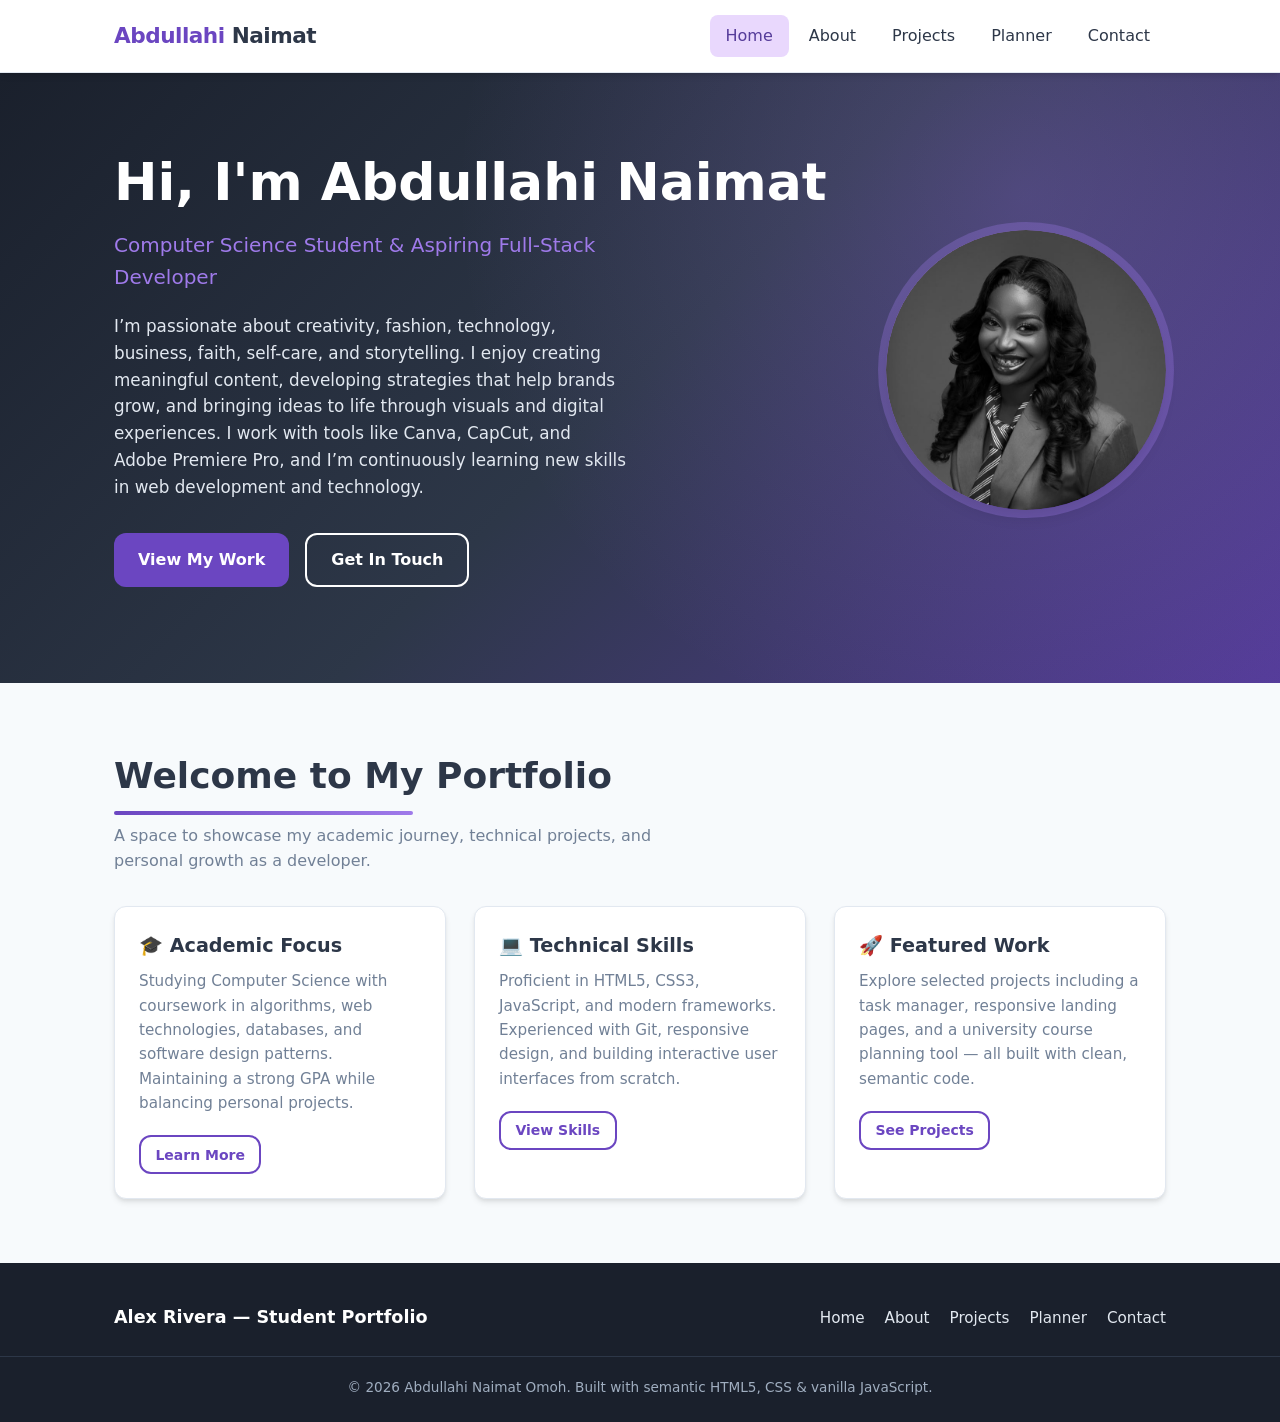
<file: index.html>
<!DOCTYPE html>
<html lang="en">
<head>
  <meta charset="UTF-8">
  <meta name="viewport" content="width=device-width, initial-scale=1.0">
  <meta name="description" content="Student portfolio of Alex Rivera - Computer Science student and aspiring full-stack developer.">
    <link rel="icon" type="image/png" href="./assest/pico.png" >
  <link rel="apple-touch-icon" href="/apple-touch-icon.png">
 <meta name="theme-color" content="#6B46C1">
  <title>Abdullahi Naimat Omoh | Student Portfolio</title>
  <link rel="stylesheet" href="style.css">
</head>
<body>
  <!-- ========== Sticky Navigation ========== -->
  <header class="site-header">
    <div id="top-loader" class="loader-bar"></div>
    <nav class="nav-inner" aria-label="Main navigation">
      <a href="index.html" class="logo">Abdullahi <span>Naimat</span></a>
      <button class="nav-toggle" aria-label="Toggle menu" aria-expanded="false">
        <svg xmlns="http://www.w3.org/2000/svg" fill="none" viewBox="0 0 24 24" stroke="currentColor" stroke-width="2">
          <path stroke-linecap="round" stroke-linejoin="round" d="M4 6h16M4 12h16M4 18h16"/>
        </svg>
      </button>
      <ul class="nav-links">
        <li><a href="index.html" class="active">Home</a></li>
        <li><a href="about.html">About</a></li>
        <li><a href="projects.html">Projects</a></li>
        <li><a href="planner.html">Planner</a></li>
        <li><a href="contact.html">Contact</a></li>
      </ul>
    </nav>
  </header>

  <main>
    <!-- ========== Full-width Hero ========== -->
    <section class="hero" aria-label="Welcome">
      <div class="hero-content">
        <div class="hero-text">
          <h1>Hi, I'm Abdullahi Naimat</h1>
          <p class="tagline">Computer Science Student &amp; Aspiring Full-Stack Developer</p>
          <p>
           I’m passionate about creativity, fashion, technology, business, faith, self-care, and storytelling. I enjoy creating meaningful content, developing strategies that help brands grow, and bringing ideas to life through visuals and digital experiences. I work with tools like Canva, CapCut, and Adobe Premiere Pro, and I’m continuously learning new skills in web development and technology.
          </p>
          <div class="hero-actions">
            <a href="projects.html" class="btn btn-primary">View My Work</a>
            <a href="contact.html" class="btn btn-outline" style="border-color: white; color: white;">Get In Touch</a>
          </div>
        </div>
     <div class="hero-photo">
  <img src="./assest/pico.png" alt="Professional headshot of [Your Name]" class="profile-img">
</div>
      </div>
    </section>

    <!-- ========== Brief Bio / Highlights ========== -->
    <section class="section">
      <div class="container">
        <h2 class="section-title">Welcome to My Portfolio</h2>
        <p class="section-subtitle">
          A space to showcase my academic journey, technical projects, and personal growth as a developer.
        </p>

        <div class="card-grid">
          <article class="card">
            <div class="card-body">
              <h3>🎓 Academic Focus</h3>
              <p>
                Studying Computer Science with coursework in algorithms, web technologies,
                databases, and software design patterns. Maintaining a strong GPA while
                balancing personal projects.
              </p>
              <a href="about.html" class="btn btn-outline btn-sm">Learn More</a>
            </div>
          </article>

          <article class="card">
            <div class="card-body">
              <h3>💻 Technical Skills</h3>
              <p>
                Proficient in HTML5, CSS3, JavaScript, and modern frameworks. Experienced with
                Git, responsive design, and building interactive user interfaces from scratch.
              </p>
              <a href="about.html#skills" class="btn btn-outline btn-sm">View Skills</a>
            </div>
          </article>

          <article class="card">
            <div class="card-body">
              <h3>🚀 Featured Work</h3>
              <p>
                Explore selected projects including a task manager, responsive landing pages,
                and a university course planning tool — all built with clean, semantic code.
              </p>
              <a href="projects.html" class="btn btn-outline btn-sm">See Projects</a>
            </div>
          </article>
        </div>
      </div>
    </section>
  </main>

  <!-- ========== Full-width Footer ========== -->
  <footer class="site-footer">
    <div class="footer-inner">
      <div class="footer-brand">Alex Rivera — Student Portfolio</div>
      <ul class="footer-links">
        <li><a href="index.html">Home</a></li>
        <li><a href="about.html">About</a></li>
        <li><a href="projects.html">Projects</a></li>
        <li><a href="planner.html">Planner</a></li>
        <li><a href="contact.html">Contact</a></li>
      </ul>
    </div>
    <p class="footer-copy">&copy; 2026 Abdullahi Naimat Omoh. Built with semantic HTML5, CSS &amp; vanilla JavaScript.</p>
  </footer>

  <script src="script.js"></script>
  <script>
document.addEventListener('DOMContentLoaded', function() {
  const bar = document.getElementById('top-loader');
  if (!bar) return;

  document.addEventListener('click', function (e) {
    const link = e.target.closest('a');
    if (!link) return;

    const href = link.getAttribute('href');
    const target = link.getAttribute('target');

    // Skip external links, new tabs, or anchor jumps (#)
    if (
      link.hostname !== window.location.hostname ||
      target === '_blank' ||
      (href && href.startsWith('#')) ||
      e.metaKey || e.ctrlKey || e.shiftKey || e.altKey
    ) {
      return;
    }

    // 1. Stop the browser from navigating away instantly
    e.preventDefault();

    // 2. Trigger the loader animation
    bar.style.opacity = '1';
    bar.style.width = '70%';

    // 3. Wait 300ms so the user actually sees the bar, then redirect manually
    setTimeout(function() {
      window.location.href = href;
    }, 300);
  });
});
    </script>
</body>
</html>
</file>
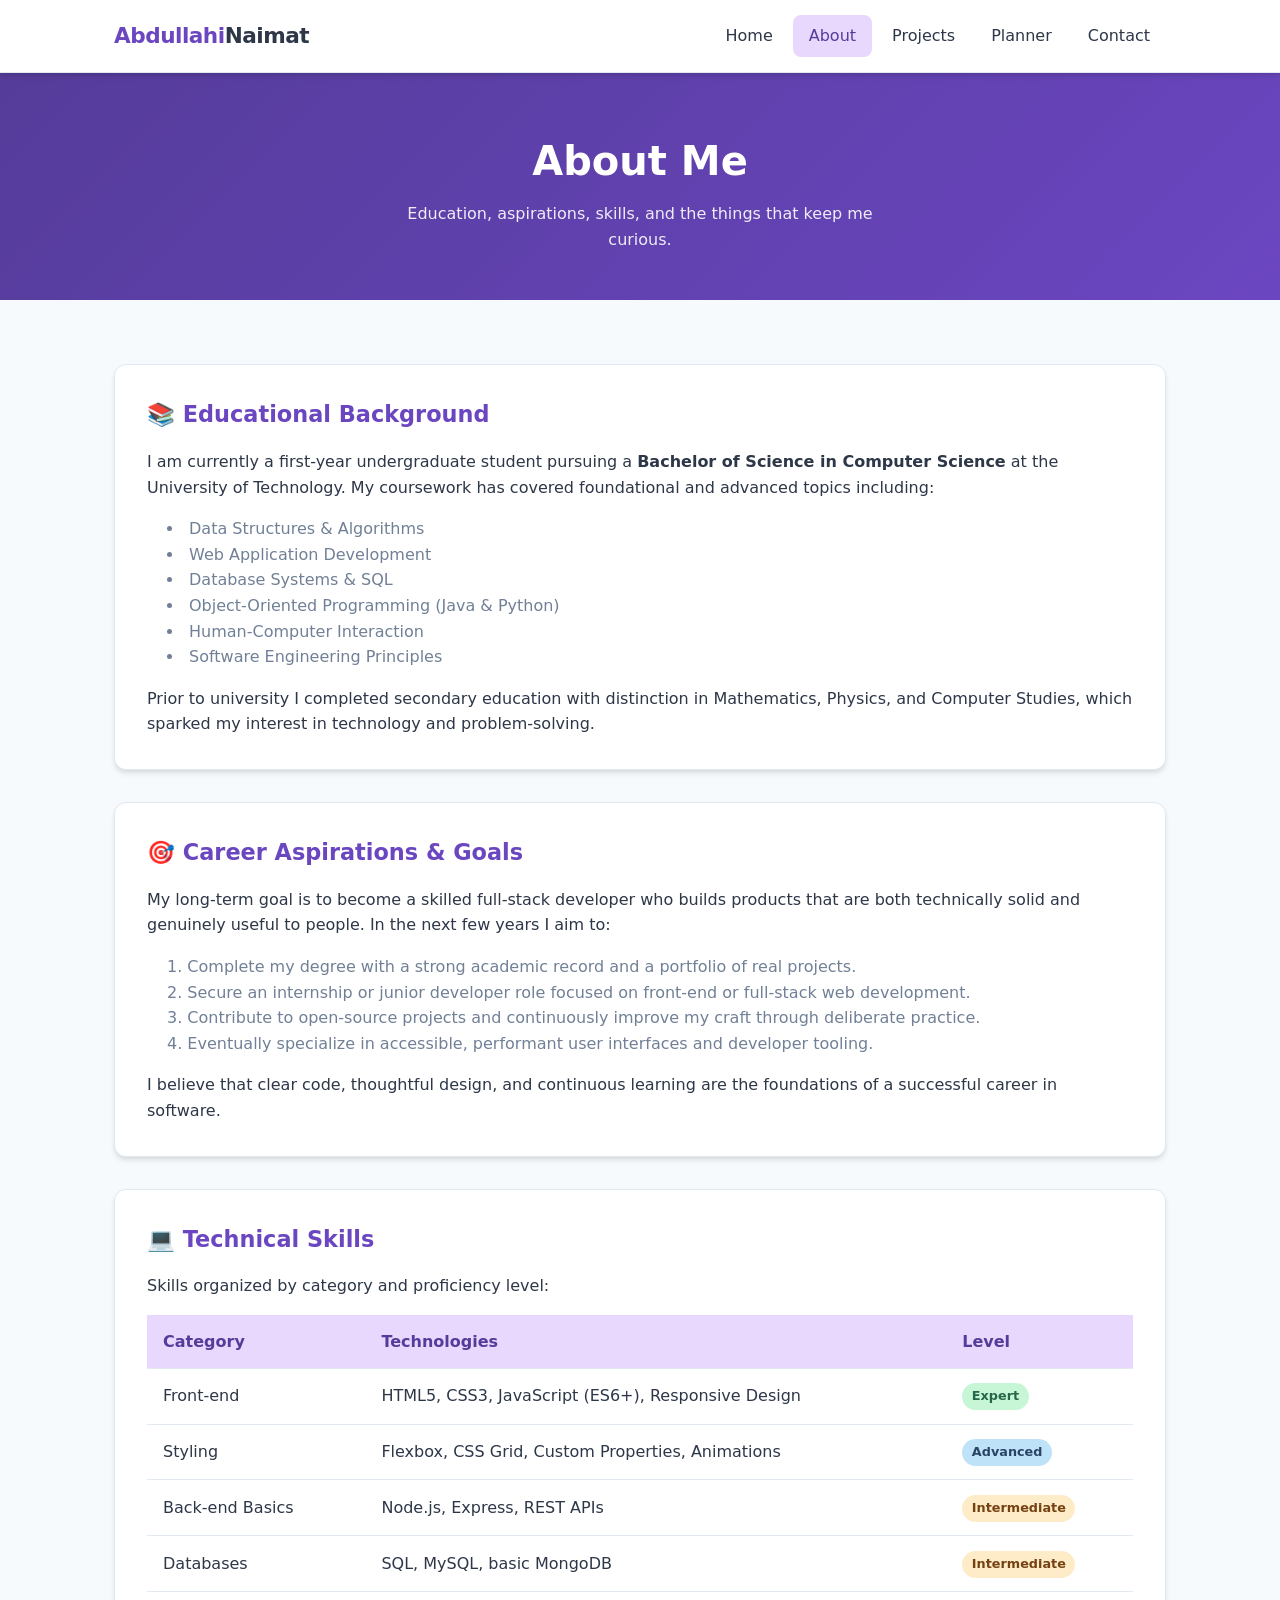
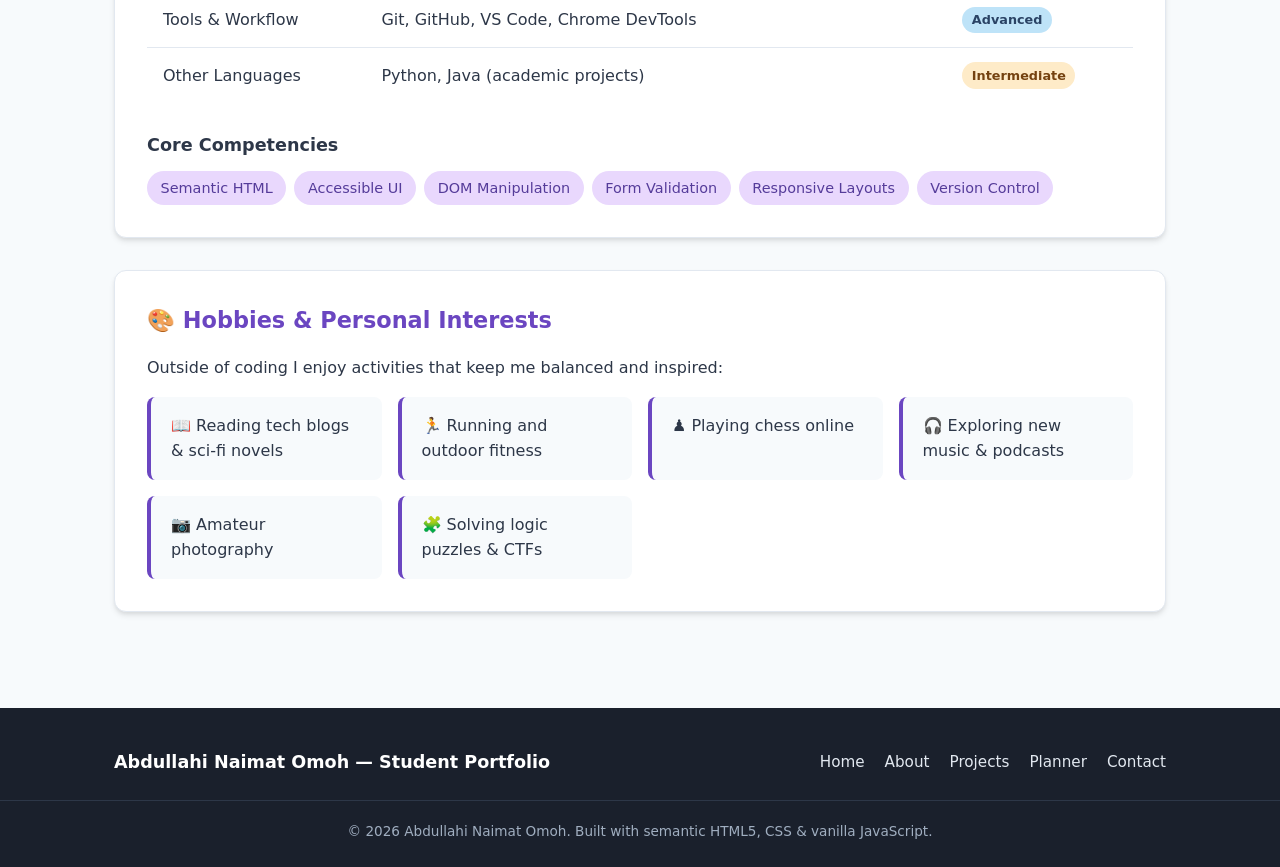
<file: about.html>
<!DOCTYPE html>
<html lang="en">
<head>
  <meta charset="UTF-8">
  <meta name="viewport" content="width=device-width, initial-scale=1.0">
  <meta name="description" content="About Alex Rivera - education, career goals, technical skills, and hobbies.">
   <link rel="icon" type="image/png" href="./assest/pico.png" >
  <link rel="apple-touch-icon" href="/apple-touch-icon.png">
 <meta name="theme-color" content="#6B46C1">
  <title>About Me | Abdullahi Naimat Omoh</title>
  <link rel="stylesheet" href="style.css">
</head>
<body>
  <header class="site-header">
    <div id="top-loader" class="loader-bar"></div>
    <nav class="nav-inner" aria-label="Main navigation">
      <a href="index.html" class="logo">Abdullahi<span>Naimat</span></a>
      <button class="nav-toggle" aria-label="Toggle menu" aria-expanded="false">
        <svg xmlns="http://www.w3.org/2000/svg" fill="none" viewBox="0 0 24 24" stroke="currentColor" stroke-width="2">
          <path stroke-linecap="round" stroke-linejoin="round" d="M4 6h16M4 12h16M4 18h16"/>
        </svg>
      </button>
      <ul class="nav-links">
        <li><a href="index.html">Home</a></li>
        <li><a href="about.html" class="active">About</a></li>
        <li><a href="projects.html">Projects</a></li>
        <li><a href="planner.html">Planner</a></li>
        <li><a href="contact.html">Contact</a></li>
      </ul>
    </nav>
  </header>

  <main>
    <header class="page-header">
      <div class="container">
        <h1>About Me</h1>
        <p>Education, aspirations, skills, and the things that keep me curious.</p>
      </div>
    </header>

    <section class="section">
      <div class="container">

        <!-- Educational Background -->
        <article class="about-block">
          <h2>📚 Educational Background</h2>
          <p>
            I am currently a first-year undergraduate student pursuing a
            <strong>Bachelor of Science in Computer Science</strong> at the University of Technology.
            My coursework has covered foundational and advanced topics including:
          </p>
          <ul style="margin: 1rem 0 1rem 1.25rem; color: var(--text-muted);">
            <li>Data Structures &amp; Algorithms</li>
            <li>Web Application Development</li>
            <li>Database Systems &amp; SQL</li>
            <li>Object-Oriented Programming (Java &amp; Python)</li>
            <li>Human-Computer Interaction</li>
            <li>Software Engineering Principles</li>
          </ul>
          <p>
            Prior to university I completed secondary education with distinction in Mathematics,
            Physics, and Computer Studies, which sparked my interest in technology and problem-solving.
          </p>
        </article>

        <!-- Career Aspirations -->
        <article class="about-block">
          <h2>🎯 Career Aspirations &amp; Goals</h2>
          <p>
            My long-term goal is to become a skilled full-stack developer who builds products that are
            both technically solid and genuinely useful to people. In the next few years I aim to:
          </p>
          <ol style="margin: 1rem 0 1rem 1.25rem; color: var(--text-muted);">
            <li>Complete my degree with a strong academic record and a portfolio of real projects.</li>
            <li>Secure an internship or junior developer role focused on front-end or full-stack web development.</li>
            <li>Contribute to open-source projects and continuously improve my craft through deliberate practice.</li>
            <li>Eventually specialize in accessible, performant user interfaces and developer tooling.</li>
          </ol>
          <p>
            I believe that clear code, thoughtful design, and continuous learning are the foundations
            of a successful career in software.
          </p>
        </article>

        <!-- Technical Skills (Table + Lists) -->
        <article class="about-block" id="skills">
          <h2>💻 Technical Skills</h2>
          <p>Skills organized by category and proficiency level:</p>

          <table class="skills-table" aria-label="Technical skills and proficiency">
            <thead>
              <tr>
                <th>Category</th>
                <th>Technologies</th>
                <th>Level</th>
              </tr>
            </thead>
            <tbody>
              <tr>
                <td>Front-end</td>
                <td>HTML5, CSS3, JavaScript (ES6+), Responsive Design</td>
                <td><span class="skill-level level-expert">Expert</span></td>
              </tr>
              <tr>
                <td>Styling</td>
                <td>Flexbox, CSS Grid, Custom Properties, Animations</td>
                <td><span class="skill-level level-advanced">Advanced</span></td>
              </tr>
              <tr>
                <td>Back-end Basics</td>
                <td>Node.js, Express, REST APIs</td>
                <td><span class="skill-level level-intermediate">Intermediate</span></td>
              </tr>
              <tr>
                <td>Databases</td>
                <td>SQL, MySQL, basic MongoDB</td>
                <td><span class="skill-level level-intermediate">Intermediate</span></td>
              </tr>
              <tr>
                <td>Tools &amp; Workflow</td>
                <td>Git, GitHub, VS Code, Chrome DevTools</td>
                <td><span class="skill-level level-advanced">Advanced</span></td>
              </tr>
              <tr>
                <td>Other Languages</td>
                <td>Python, Java (academic projects)</td>
                <td><span class="skill-level level-intermediate">Intermediate</span></td>
              </tr>
            </tbody>
          </table>

          <h3 style="margin-top: 1.75rem; margin-bottom: 0.75rem; font-size: 1.1rem;">Core Competencies</h3>
          <ul style="display: flex; flex-wrap: wrap; gap: 0.5rem; list-style: none;">
            <li style="background: var(--primary-soft); color: var(--primary-dark); padding: 0.35rem 0.85rem; border-radius: 999px; font-size: 0.9rem; font-weight: 500;">Semantic HTML</li>
            <li style="background: var(--primary-soft); color: var(--primary-dark); padding: 0.35rem 0.85rem; border-radius: 999px; font-size: 0.9rem; font-weight: 500;">Accessible UI</li>
            <li style="background: var(--primary-soft); color: var(--primary-dark); padding: 0.35rem 0.85rem; border-radius: 999px; font-size: 0.9rem; font-weight: 500;">DOM Manipulation</li>
            <li style="background: var(--primary-soft); color: var(--primary-dark); padding: 0.35rem 0.85rem; border-radius: 999px; font-size: 0.9rem; font-weight: 500;">Form Validation</li>
            <li style="background: var(--primary-soft); color: var(--primary-dark); padding: 0.35rem 0.85rem; border-radius: 999px; font-size: 0.9rem; font-weight: 500;">Responsive Layouts</li>
            <li style="background: var(--primary-soft); color: var(--primary-dark); padding: 0.35rem 0.85rem; border-radius: 999px; font-size: 0.9rem; font-weight: 500;">Version Control</li>
          </ul>
        </article>

        <!-- Hobbies & Interests -->
        <article class="about-block">
          <h2>🎨 Hobbies &amp; Personal Interests</h2>
          <p>Outside of coding I enjoy activities that keep me balanced and inspired:</p>
          <ul class="hobby-list">
            <li>📖 Reading tech blogs &amp; sci-fi novels</li>
            <li>🏃 Running and outdoor fitness</li>
            <li>♟️ Playing chess online</li>
            <li>🎧 Exploring new music &amp; podcasts</li>
            <li>📷 Amateur photography</li>
            <li>🧩 Solving logic puzzles &amp; CTFs</li>
          </ul>
        </article>

      

      </div>
    </section>
  </main>

  <footer class="site-footer">
    <div class="footer-inner">
      <div class="footer-brand">Abdullahi Naimat Omoh — Student Portfolio</div>
      <ul class="footer-links">
        <li><a href="index.html">Home</a></li>
        <li><a href="about.html">About</a></li>
        <li><a href="projects.html">Projects</a></li>
        <li><a href="planner.html">Planner</a></li>
        <li><a href="contact.html">Contact</a></li>
      </ul>
    </div>
    <p class="footer-copy">&copy; 2026 Abdullahi Naimat Omoh. Built with semantic HTML5, CSS &amp; vanilla JavaScript.</p>
  </footer>

  <script src="script.js"></script>
    <script>
document.addEventListener('DOMContentLoaded', function() {
  const bar = document.getElementById('top-loader');
  if (!bar) return;

  document.addEventListener('click', function (e) {
    const link = e.target.closest('a');
    if (!link) return;

    const href = link.getAttribute('href');
    const target = link.getAttribute('target');

    // Skip external links, new tabs, or anchor jumps (#)
    if (
      link.hostname !== window.location.hostname ||
      target === '_blank' ||
      (href && href.startsWith('#')) ||
      e.metaKey || e.ctrlKey || e.shiftKey || e.altKey
    ) {
      return;
    }

    // 1. Stop the browser from navigating away instantly
    e.preventDefault();

    // 2. Trigger the loader animation
    bar.style.opacity = '1';
    bar.style.width = '70%';

    // 3. Wait 300ms so the user actually sees the bar, then redirect manually
    setTimeout(function() {
      window.location.href = href;
    }, 300);
  });
});
    </script>
</body>
</html>
</file>
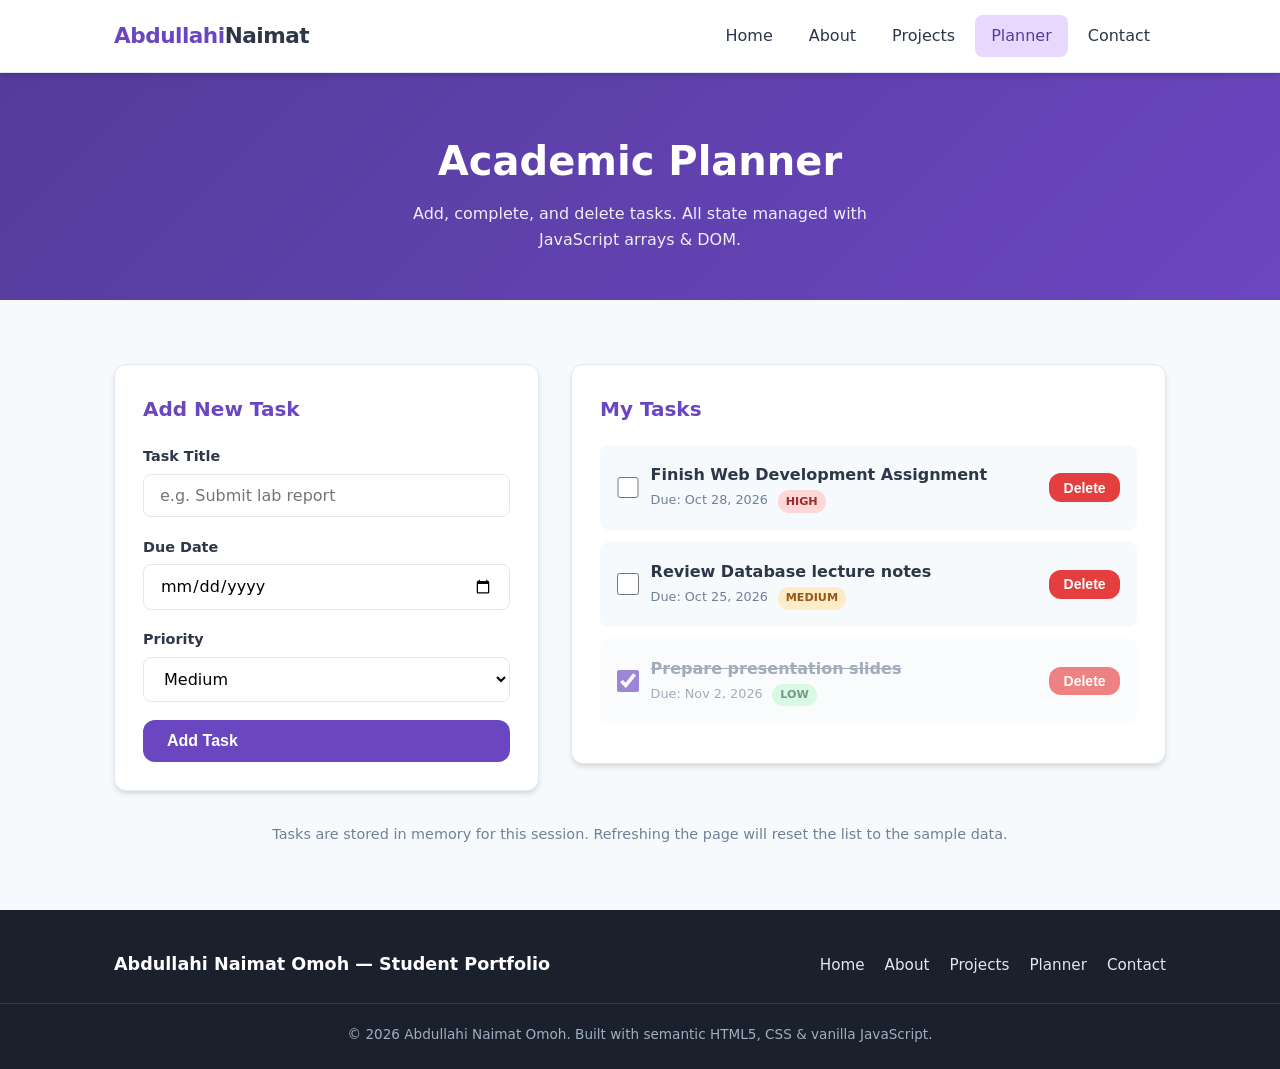
<file: planner.html>
<!DOCTYPE html>
<html lang="en">
<head>
  <meta charset="UTF-8">
  <meta name="viewport" content="width=device-width, initial-scale=1.0">
  <meta name="description" content="Interactive academic task planner built with vanilla JavaScript.">
   <link rel="icon" type="image/png" href="./assest/pico.png" >
  <link rel="apple-touch-icon" href="/apple-touch-icon.png">
 <meta name="theme-color" content="#6B46C1">
  <title>Academic Planner | Abdullahi Naimat Omoh</title>
  <link rel="stylesheet" href="style.css">
</head>
<body>
  <header class="site-header">
    <div id="top-loader" class="loader-bar"></div>
    <nav class="nav-inner" aria-label="Main navigation">
      <a href="index.html" class="logo">Abdullahi<span>Naimat</span></a>
      <button class="nav-toggle" aria-label="Toggle menu" aria-expanded="false">
        <svg xmlns="http://www.w3.org/2000/svg" fill="none" viewBox="0 0 24 24" stroke="currentColor" stroke-width="2">
          <path stroke-linecap="round" stroke-linejoin="round" d="M4 6h16M4 12h16M4 18h16"/>
        </svg>
      </button>
      <ul class="nav-links">
        <li><a href="index.html">Home</a></li>
        <li><a href="about.html">About</a></li>
        <li><a href="projects.html">Projects</a></li>
        <li><a href="planner.html" class="active">Planner</a></li>
        <li><a href="contact.html">Contact</a></li>
      </ul>
    </nav>
  </header>

  <main>
    <header class="page-header">
      <div class="container">
        <h1>Academic Planner</h1>
        <p>Add, complete, and delete tasks. All state managed with JavaScript arrays &amp; DOM.</p>
      </div>
    </header>

    <section class="section">
      <div class="container">
        <div class="planner-layout">

          <!-- Add Task Form -->
          <div class="task-form-card">
            <h2>Add New Task</h2>
            <form id="task-form" novalidate>
              <div class="form-group">
                <label for="task-title">Task Title</label>
                <input type="text" id="task-title" name="title" placeholder="e.g. Submit lab report" required>
              </div>
              <div class="form-group">
                <label for="task-due">Due Date</label>
                <input type="date" id="task-due" name="due">
              </div>
              <div class="form-group">
                <label for="task-priority">Priority</label>
                <select id="task-priority" name="priority">
                  <option value="high">High</option>
                  <option value="medium" selected>Medium</option>
                  <option value="low">Low</option>
                </select>
              </div>
              <button type="submit" class="btn btn-primary" style="width: 100%;">Add Task</button>
            </form>
          </div>

          <!-- Task List -->
          <div class="task-list-card">
            <h2>My Tasks</h2>
            <div id="empty-state" class="empty-state" style="display: none;">
              <svg xmlns="http://www.w3.org/2000/svg" fill="none" viewBox="0 0 24 24" stroke="currentColor" stroke-width="1.5">
                <path stroke-linecap="round" stroke-linejoin="round" d="M9 12.75L11.25 15 15 9.75M21 12a9 9 0 11-18 0 9 9 0 0118 0z"/>
              </svg>
              <p>No tasks yet. Add one to get started!</p>
            </div>
            <ul id="task-list" class="task-list" aria-live="polite"></ul>
          </div>

        </div>

        <p style="margin-top: 2rem; color: var(--text-muted); font-size: 0.9rem; text-align: center;">
          Tasks are stored in memory for this session. Refreshing the page will reset the list to the sample data.
        </p>
      </div>
    </section>
  </main>

  <footer class="site-footer">
    <div class="footer-inner">
      <div class="footer-brand">Abdullahi Naimat Omoh — Student Portfolio</div>
      <ul class="footer-links">
        <li><a href="index.html">Home</a></li>
        <li><a href="about.html">About</a></li>
        <li><a href="projects.html">Projects</a></li>
        <li><a href="planner.html">Planner</a></li>
        <li><a href="contact.html">Contact</a></li>
      </ul>
    </div>
    <p class="footer-copy">&copy; 2026 Abdullahi Naimat Omoh. Built with semantic HTML5, CSS &amp; vanilla JavaScript.</p>
  </footer>

  <script src="script.js"></script>
    <script>
document.addEventListener('DOMContentLoaded', function() {
  const bar = document.getElementById('top-loader');
  if (!bar) return;

  document.addEventListener('click', function (e) {
    const link = e.target.closest('a');
    if (!link) return;

    const href = link.getAttribute('href');
    const target = link.getAttribute('target');

    // Skip external links, new tabs, or anchor jumps (#)
    if (
      link.hostname !== window.location.hostname ||
      target === '_blank' ||
      (href && href.startsWith('#')) ||
      e.metaKey || e.ctrlKey || e.shiftKey || e.altKey
    ) {
      return;
    }

    // 1. Stop the browser from navigating away instantly
    e.preventDefault();

    // 2. Trigger the loader animation
    bar.style.opacity = '1';
    bar.style.width = '70%';

    // 3. Wait 300ms so the user actually sees the bar, then redirect manually
    setTimeout(function() {
      window.location.href = href;
    }, 300);
  });
});
    </script>
</body>
</html>
</file>
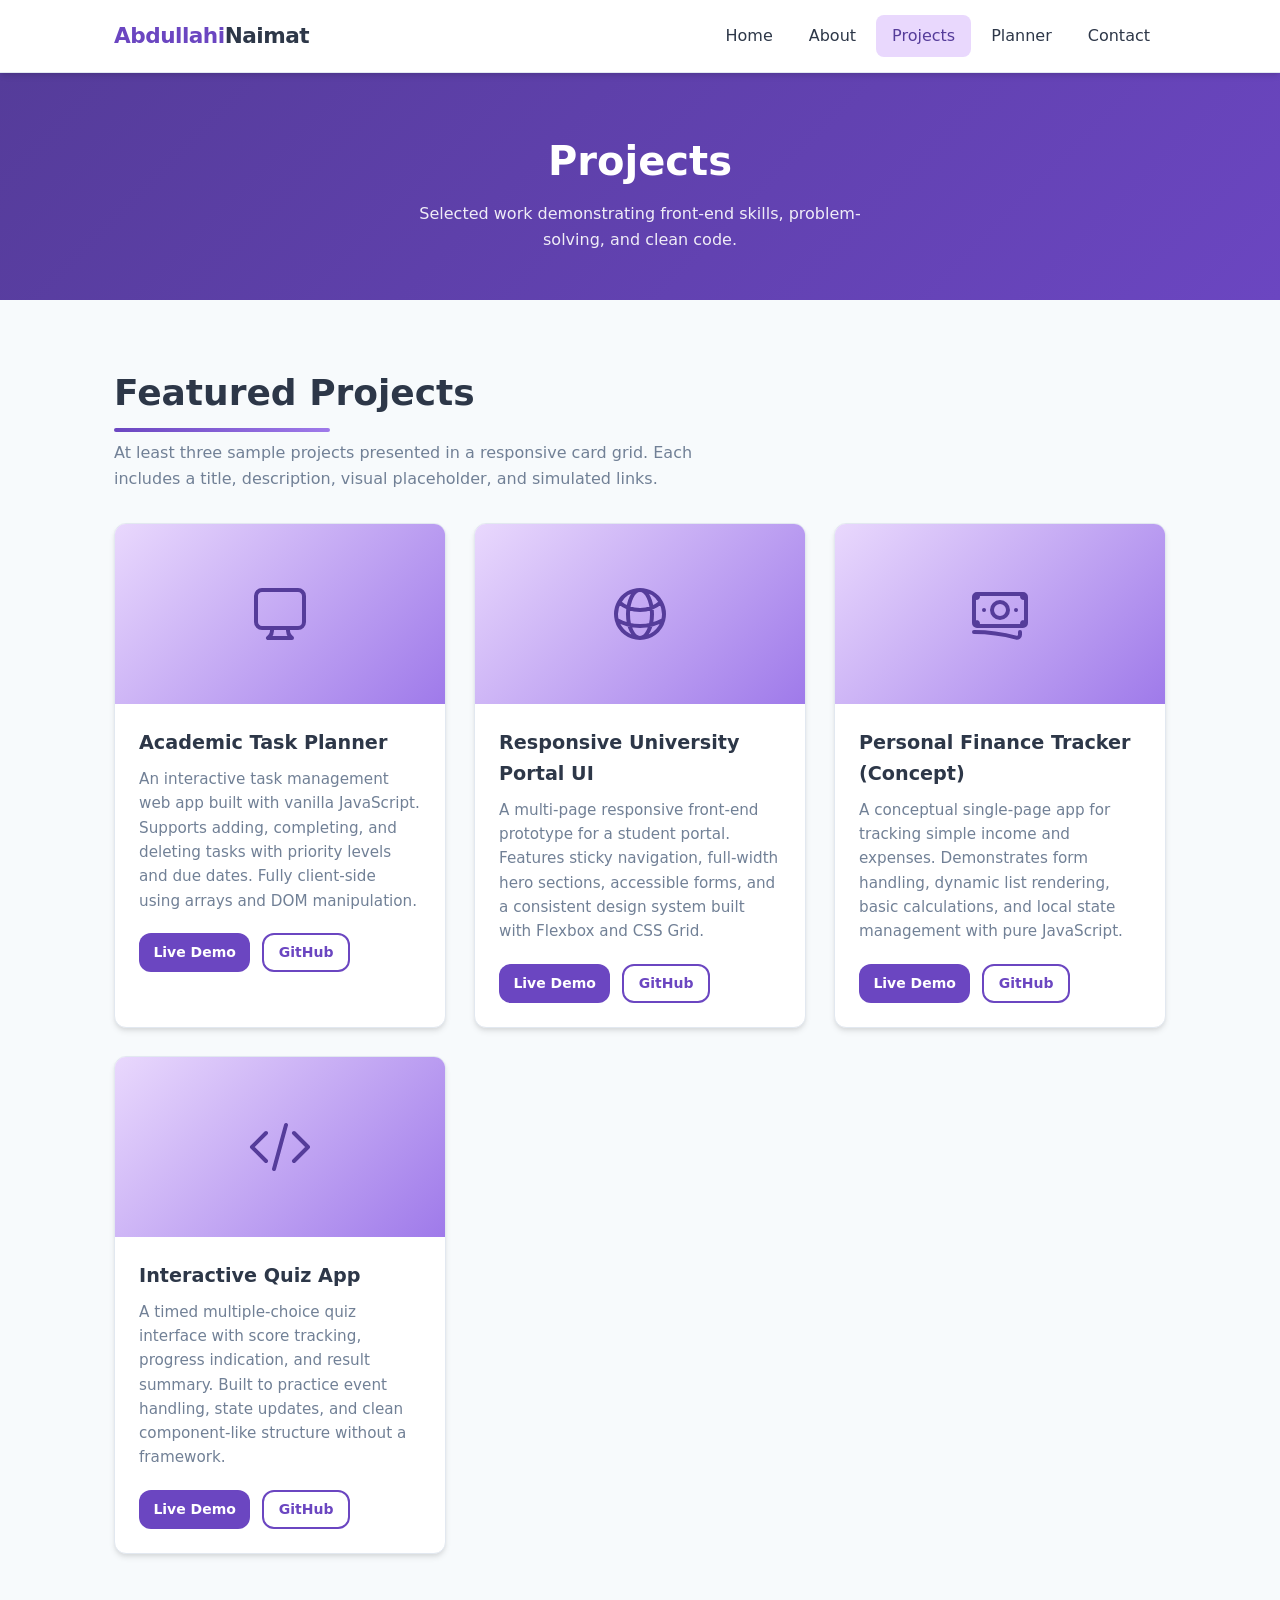
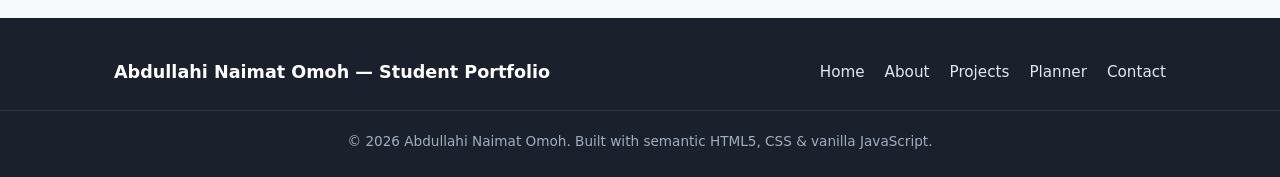
<file: projects.html>
<!DOCTYPE html>
<html lang="en">
<head>
  <meta charset="UTF-8">
  <meta name="viewport" content="width=device-width, initial-scale=1.0">
  <meta name="description" content="Selected web development and academic projects by Abdullahi Naimat Omoh.">
   <link rel="icon" type="image/png" href="./assest/pico.png" >
  <link rel="apple-touch-icon" href="/apple-touch-icon.png">
 <meta name="theme-color" content="#6B46C1">
  <title>Projects | Abdullahi Naimat Omoh</title>
  <link rel="stylesheet" href="style.css">
</head>
<body>
  <header class="site-header">
    <div id="top-loader" class="loader-bar"></div>
    <nav class="nav-inner" aria-label="Main navigation">
      <a href="index.html" class="logo">Abdullahi<span>Naimat</span></a>
      <button class="nav-toggle" aria-label="Toggle menu" aria-expanded="false">
        <svg xmlns="http://www.w3.org/2000/svg" fill="none" viewBox="0 0 24 24" stroke="currentColor" stroke-width="2">
          <path stroke-linecap="round" stroke-linejoin="round" d="M4 6h16M4 12h16M4 18h16"/>
        </svg>
      </button>
      <ul class="nav-links">
        <li><a href="index.html">Home</a></li>
        <li><a href="about.html">About</a></li>
        <li><a href="projects.html" class="active">Projects</a></li>
        <li><a href="planner.html">Planner</a></li>
        <li><a href="contact.html">Contact</a></li>
      </ul>
    </nav>
  </header>

  <main>
    <header class="page-header">
      <div class="container">
        <h1>Projects</h1>
        <p>Selected work demonstrating front-end skills, problem-solving, and clean code.</p>
      </div>
    </header>

    <section class="section">
      <div class="container">
        <h2 class="section-title">Featured Projects</h2>
        <p class="section-subtitle">
          At least three sample projects presented in a responsive card grid. Each includes a title,
          description, visual placeholder, and simulated links.
        </p>

        <div class="card-grid">

          <!-- Project 1 -->
          <article class="card">
            <div class="card-img" aria-hidden="true">
              <svg xmlns="http://www.w3.org/2000/svg" width="64" height="64" fill="none" viewBox="0 0 24 24" stroke="currentColor" stroke-width="1.5">
                <path stroke-linecap="round" stroke-linejoin="round" d="M9 17.25v1.007a3 3 0 01-.879 2.122L7.5 21h9l-.621-.621A3 3 0 0115 18.257V17.25m6-12V15a2.25 2.25 0 01-2.25 2.25H5.25A2.25 2.25 0 013 15V5.25A2.25 2.25 0 015.25 3h13.5A2.25 2.25 0 0121 5.25z"/>
              </svg>
            </div>
            <div class="card-body">
              <h3>Academic Task Planner</h3>
              <p>
                An interactive task management web app built with vanilla JavaScript. Supports adding,
                completing, and deleting tasks with priority levels and due dates. Fully client-side
                using arrays and DOM manipulation.
              </p>
              <div class="card-links">
                <a href="#" onclick="alert('This is a simulated project')" class="btn btn-primary btn-sm">Live Demo</a>
                <a href="#" onclick="alert('This is a simulated project')" class="btn btn-outline btn-sm" onclick="return false;" title="Simulated GitHub link">GitHub</a>
              </div>
            </div>
          </article>

          <!-- Project 2 -->
          <article class="card">
            <div class="card-img" aria-hidden="true">
              <svg xmlns="http://www.w3.org/2000/svg" width="64" height="64" fill="none" viewBox="0 0 24 24" stroke="currentColor" stroke-width="1.5">
                <path stroke-linecap="round" stroke-linejoin="round" d="M12 21a9.004 9.004 0 008.716-6.747M12 21a9.004 9.004 0 01-8.716-6.747M12 21c2.485 0 4.5-4.03 4.5-9S14.485 3 12 3m0 18c-2.485 0-4.5-4.03-4.5-9S9.515 3 12 3m0 0a8.997 8.997 0 017.843 4.582M12 3a8.997 8.997 0 00-7.843 4.582m15.686 0A11.953 11.953 0 0112 10.5c-2.998 0-5.74-1.1-7.843-2.918m15.686 0A8.959 8.959 0 0121 12c0 .778-.099 1.533-.284 2.253m0 0A17.919 17.919 0 0112 16.5c-3.162 0-6.133-.815-8.716-2.247m0 0A9.015 9.015 0 013 12c0-1.605.42-3.113 1.157-4.418"/>
              </svg>
            </div>
            <div class="card-body">
              <h3>Responsive University Portal UI</h3>
              <p>
                A multi-page responsive front-end prototype for a student portal. Features sticky navigation,
                full-width hero sections, accessible forms, and a consistent design system built with
                Flexbox and CSS Grid.
              </p>
              <div class="card-links">
                <a href="#" onclick="alert('This is a simulated project')" class="btn btn-primary btn-sm">Live Demo</a>
                <a href="#" onclick="alert('This is a simulated project')" class="btn btn-outline btn-sm" onclick="return false;" title="Simulated GitHub link">GitHub</a>
              </div>
            </div>
          </article>

          <!-- Project 3 -->
          <article class="card">
            <div class="card-img" aria-hidden="true">
              <svg xmlns="http://www.w3.org/2000/svg" width="64" height="64" fill="none" viewBox="0 0 24 24" stroke="currentColor" stroke-width="1.5">
                <path stroke-linecap="round" stroke-linejoin="round" d="M2.25 18.75a60.07 60.07 0 0115.797 2.101c.727.198 1.453-.342 1.453-1.096V18.75M3.75 4.5v.75A.75.75 0 013 6h-.75m0 0v-.375c0-.621.504-1.125 1.125-1.125H20.25M2.25 6v9m18-10.5v.75c0 .414.336.75.75.75h.75m-1.5-1.5h.375c.621 0 1.125.504 1.125 1.125v9.75c0 .621-.504 1.125-1.125 1.125h-.375m1.5-1.5H21a.75.75 0 00-.75.75v.75m0 0H3.75m0 0h-.375a1.125 1.125 0 01-1.125-1.125V15m1.5 1.5v-.75A.75.75 0 003 15h-.75M15 10.5a3 3 0 11-6 0 3 3 0 016 0zm3 0h.008v.008H18V10.5zm-12 0h.008v.008H6V10.5z"/>
              </svg>
            </div>
            <div class="card-body">
              <h3>Personal Finance Tracker (Concept)</h3>
              <p>
                A conceptual single-page app for tracking simple income and expenses. Demonstrates
                form handling, dynamic list rendering, basic calculations, and local state management
                with pure JavaScript.
              </p>
              <div class="card-links">
                <a href="#" onclick="alert('This is a simulated project')" class="btn btn-primary btn-sm" onclick="return false;" title="Simulated demo">Live Demo</a>
                <a href="#" onclick="alert('This is a simulated project')" class="btn btn-outline btn-sm" onclick="return false;" title="Simulated GitHub link">GitHub</a>
              </div>
            </div>
          </article>

          <!-- Project 4 (bonus) -->
          <article class="card">
            <div class="card-img" aria-hidden="true">
              <svg xmlns="http://www.w3.org/2000/svg" width="64" height="64" fill="none" viewBox="0 0 24 24" stroke="currentColor" stroke-width="1.5">
                <path stroke-linecap="round" stroke-linejoin="round" d="M17.25 6.75L22.5 12l-5.25 5.25m-10.5 0L1.5 12l5.25-5.25m7.5-3l-4.5 16.5"/>
              </svg>
            </div>
            <div class="card-body">
              <h3>Interactive Quiz App</h3>
              <p>
                A timed multiple-choice quiz interface with score tracking, progress indication,
                and result summary. Built to practice event handling, state updates, and clean
                component-like structure without a framework.
              </p>
              <div class="card-links">
                <a href="#" onclick="alert('This is a simulated project')" class="btn btn-primary btn-sm" onclick="return false;" title="Simulated demo">Live Demo</a>
                <a href="#" onclick="alert('This is a simulated project')" class="btn btn-outline btn-sm" onclick="return false;" title="Simulated GitHub link">GitHub</a>
              </div>
            </div>
          </article>

        </div>
      </div>
    </section>
  </main>

  <footer class="site-footer">
    <div class="footer-inner">
      <div class="footer-brand">Abdullahi Naimat Omoh — Student Portfolio</div>
      <ul class="footer-links">
        <li><a href="index.html">Home</a></li>
        <li><a href="about.html">About</a></li>
        <li><a href="projects.html">Projects</a></li>
        <li><a href="planner.html">Planner</a></li>
        <li><a href="contact.html">Contact</a></li>
      </ul>
    </div>
    <p class="footer-copy">&copy; 2026 Abdullahi Naimat Omoh. Built with semantic HTML5, CSS &amp; vanilla JavaScript.</p>
  </footer>

  <script src="script.js"></script>
    <script>
document.addEventListener('DOMContentLoaded', function() {
  const bar = document.getElementById('top-loader');
  if (!bar) return;

  document.addEventListener('click', function (e) {
    const link = e.target.closest('a');
    if (!link) return;

    const href = link.getAttribute('href');
    const target = link.getAttribute('target');

    // Skip external links, new tabs, or anchor jumps (#)
    if (
      link.hostname !== window.location.hostname ||
      target === '_blank' ||
      (href && href.startsWith('#')) ||
      e.metaKey || e.ctrlKey || e.shiftKey || e.altKey
    ) {
      return;
    }

    // 1. Stop the browser from navigating away instantly
    e.preventDefault();

    // 2. Trigger the loader animation
    bar.style.opacity = '1';
    bar.style.width = '70%';

    // 3. Wait 300ms so the user actually sees the bar, then redirect manually
    setTimeout(function() {
      window.location.href = href;
    }, 300);
  });
});
    </script>
</body>
</html>
</file>
<file: style.css>
/* ============================================
   Student Portfolio & Academic Management
   External Stylesheet - Clean, modern, purple accent
   ============================================ */

/* ---------- CSS Variables ---------- */
:root {
  --primary: #6B46C1;          /* Deep violet / amethyst */
  --primary-dark: #553C9A;
  --primary-light: #9F7AEA;
  --primary-soft: #E9D8FD;
  --accent: #805AD5;
  --bg-dark: #1A202C;
  --bg-light: #F7FAFC;
  --bg-white: #FFFFFF;
  --text-dark: #2D3748;
  --text-muted: #718096;
  --text-light: #E2E8F0;
  --success: #38A169;
  --danger: #E53E3E;
  --border: #E2E8F0;
  --shadow: 0 4px 6px -1px rgba(0, 0, 0, 0.1), 0 2px 4px -1px rgba(0, 0, 0, 0.06);
  --shadow-lg: 0 10px 15px -3px rgba(0, 0, 0, 0.1), 0 4px 6px -2px rgba(0, 0, 0, 0.05);
  --radius: 0.75rem;
  --transition: all 0.3s ease;
  --max-content: 1100px;
  --nav-height: 4.5rem;
}

/* ---------- Reset & Base ---------- */
*,
*::before,
*::after {
  box-sizing: border-box;
  margin: 0;
  padding: 0;
}

html {
  scroll-behavior: smooth;
  font-size: 16px;
}

body {
  font-family: 'Segoe UI', system-ui, -apple-system, BlinkMacSystemFont, Roboto, Oxygen, Ubuntu, sans-serif;
  line-height: 1.6;
  color: var(--text-dark);
  background-color: var(--bg-light);
  min-height: 100vh;
  display: flex;
  flex-direction: column;
}

img {
  max-width: 100%;
  height: auto;
  display: block;
}

a {
  color: var(--primary);
  text-decoration: none;
  transition: var(--transition);
}

a:hover {
  color: var(--primary-dark);
}

ul, ol {
  list-style-position: inside;
}

/* ---------- Utility ---------- */
.container {
  width: 100%;
  max-width: var(--max-content);
  margin-inline: auto;
  padding-inline: 1.5rem;
}

.section {
  padding-block: 4rem;
}

.section-title {
  font-size: clamp(1.75rem, 4vw, 2.25rem);
  font-weight: 700;
  color: var(--text-dark);
  margin-bottom: 0.5rem;
  position: relative;
  display: inline-block;
}

.section-title::after {
  content: '';
  display: block;
  width: 60%;
  height: 4px;
  background: linear-gradient(90deg, var(--primary), var(--primary-light));
  border-radius: 2px;
  margin-top: 0.4rem;
}

.section-subtitle {
  color: var(--text-muted);
  margin-bottom: 2rem;
  max-width: 600px;
}

.btn {
  display: inline-flex;
  align-items: center;
  gap: 0.5rem;
  padding: 0.75rem 1.5rem;
  font-size: 1rem;
  font-weight: 600;
  border: none;
  border-radius: var(--radius);
  cursor: pointer;
  transition: var(--transition);
  text-decoration: none;
}

.btn-primary {
  background: var(--primary);
  color: white;
}

.btn-primary:hover {
  background: var(--primary-dark);
  color: white;
  transform: translateY(-2px);
  box-shadow: var(--shadow);
}

.btn-outline {
  background: transparent;
  color: var(--primary);
  border: 2px solid var(--primary);
}

.btn-outline:hover {
  background: var(--primary);
  color: white;
}

.btn-danger {
  background: var(--danger);
  color: white;
  padding: 0.4rem 0.75rem;
  font-size: 0.875rem;
}

.btn-danger:hover {
  background: #C53030;
}

.btn-sm {
  padding: 0.4rem 0.9rem;
  font-size: 0.875rem;
}

/* ---------- Sticky Navigation ---------- */
.site-header {
  position: sticky;
  top: 0;
  z-index: 1000;
  width: 100%;
  background: rgba(255, 255, 255, 0.95);
  backdrop-filter: blur(12px);
  border-bottom: 1px solid var(--border);
  box-shadow: var(--shadow);
}

.nav-inner {
  display: flex;
  align-items: center;
  justify-content: space-between;
  height: var(--nav-height);
  max-width: var(--max-content);
  margin-inline: auto;
  padding-inline: 1.5rem;
}

.logo {
  font-size: 1.35rem;
  font-weight: 800;
  color: var(--primary);
  letter-spacing: -0.5px;
}

.logo span {
  color: var(--text-dark);
}

.nav-links {
  display: flex;
  gap: 0.25rem;
  list-style: none;
}

.nav-links a {
  display: block;
  padding: 0.5rem 1rem;
  color: var(--text-dark);
  font-weight: 500;
  border-radius: 0.5rem;
  transition: var(--transition);
}

.nav-links a:hover,
.nav-links a.active {
  background: var(--primary-soft);
  color: var(--primary-dark);
}

/* Mobile menu toggle */
.nav-toggle {
  display: none;
  background: none;
  border: none;
  cursor: pointer;
  padding: 0.5rem;
  color: var(--text-dark);
}

.nav-toggle svg {
  width: 1.75rem;
  height: 1.75rem;
}

/* ---------- Hero (Full-width) ---------- */
.hero {
  width: 100%;
  background: linear-gradient(135deg, var(--bg-dark) 0%, #2D3748 50%, var(--primary-dark) 100%);
  color: white;
  padding: 5rem 0 6rem;
  position: relative;
  overflow: hidden;
}

.hero::before {
  content: '';
  position: absolute;
  inset: 0;
  background: radial-gradient(circle at 80% 20%, rgba(159, 122, 234, 0.25) 0%, transparent 50%);
  pointer-events: none;
}

.hero-content {
  display: flex;
  align-items: center;
  gap: 3rem;
  max-width: var(--max-content);
  margin-inline: auto;
  padding-inline: 1.5rem;
  position: relative;
  z-index: 1;
}

.hero-text {
  flex: 1;
}

.hero-text h1 {
  font-size: clamp(2.25rem, 5vw, 3.25rem);
  font-weight: 800;
  line-height: 1.15;
  margin-bottom: 1rem;
}

.hero-text .tagline {
  font-size: 1.25rem;
  color: var(--primary-light);
  margin-bottom: 1.25rem;
  font-weight: 500;
}

.hero-text p {
  color: var(--text-light);
  max-width: 32rem;
  margin-bottom: 2rem;
  font-size: 1.05rem;
}

.hero-actions {
  display: flex;
  flex-wrap: wrap;
  gap: 1rem;
}

.hero-photo {
  flex-shrink: 0;
  width: 280px;
  height: 280px;
  border-radius: 50%;
  background: linear-gradient(145deg, var(--primary-light), var(--primary));
  display: flex;
  align-items: center;
  justify-content: center;
  box-shadow: 0 0 0 8px rgba(159, 122, 234, 0.3), var(--shadow-lg);
  overflow: hidden;
}

.hero-photo .placeholder {
  width: 100%;
  height: 100%;
  display: flex;
  flex-direction: column;
  align-items: center;
  justify-content: center;
  color: white;
  font-size: 0.9rem;
  text-align: center;
  padding: 1rem;
}

.hero-photo .placeholder svg {
  width: 80px;
  height: 80px;
  margin-bottom: 0.5rem;
  opacity: 0.9;
}

/* ---------- Page Header (inner pages) ---------- */
.page-header {
  width: 100%;
  background: linear-gradient(135deg, var(--primary-dark), var(--primary));
  color: white;
  padding: 3.5rem 0 3rem;
  text-align: center;
}

.page-header h1 {
  font-size: clamp(1.75rem, 4vw, 2.5rem);
  font-weight: 700;
  margin-bottom: 0.5rem;
}

.page-header p {
  opacity: 0.9;
  max-width: 500px;
  margin-inline: auto;
}

/* ---------- Cards & Grid ---------- */
.card-grid {
  display: grid;
  grid-template-columns: repeat(auto-fit, minmax(280px, 1fr));
  gap: 1.75rem;
}

.card {
  background: var(--bg-white);
  border-radius: var(--radius);
  box-shadow: var(--shadow);
  overflow: hidden;
  transition: var(--transition);
  border: 1px solid var(--border);
}

.card:hover {
  transform: translateY(-6px);
  box-shadow: var(--shadow-lg);
}

.card-img {
  height: 180px;
  background: linear-gradient(135deg, var(--primary-soft), var(--primary-light));
  display: flex;
  align-items: center;
  justify-content: center;
  color: var(--primary-dark);
  font-weight: 600;
}

.card-body {
  padding: 1.5rem;
}

.card-body h3 {
  font-size: 1.2rem;
  margin-bottom: 0.5rem;
  color: var(--text-dark);
}

.card-body p {
  color: var(--text-muted);
  font-size: 0.95rem;
  margin-bottom: 1.25rem;
}

.card-links {
  display: flex;
  gap: 0.75rem;
  flex-wrap: wrap;
}

/* ---------- About sections ---------- */
.about-block {
  background: var(--bg-white);
  border-radius: var(--radius);
  padding: 2rem;
  margin-bottom: 2rem;
  box-shadow: var(--shadow);
  border: 1px solid var(--border);
}

.about-block h2 {
  font-size: 1.4rem;
  color: var(--primary);
  margin-bottom: 1rem;
  display: flex;
  align-items: center;
  gap: 0.5rem;
}

.skills-table {
  width: 100%;
  border-collapse: collapse;
  margin-top: 1rem;
}

.skills-table th,
.skills-table td {
  padding: 0.85rem 1rem;
  text-align: left;
  border-bottom: 1px solid var(--border);
}

.skills-table th {
  background: var(--primary-soft);
  color: var(--primary-dark);
  font-weight: 600;
}

.skills-table tr:last-child td {
  border-bottom: none;
}

.skills-table tr:hover td {
  background: #Faf5ff;
}

.skill-level {
  display: inline-block;
  padding: 0.2rem 0.6rem;
  border-radius: 999px;
  font-size: 0.8rem;
  font-weight: 600;
}

.level-expert { background: #C6F6D5; color: #276749; }
.level-advanced { background: #BEE3F8; color: #2A4365; }
.level-intermediate { background: #FEEBC8; color: #744210; }

.hobby-list {
  display: grid;
  grid-template-columns: repeat(auto-fit, minmax(200px, 1fr));
  gap: 1rem;
  list-style: none;
  margin-top: 1rem;
}

.hobby-list li {
  background: var(--bg-light);
  padding: 1rem 1.25rem;
  border-radius: 0.5rem;
  border-left: 4px solid var(--primary);
  font-weight: 500;
}

/* ---------- Academic Planner ---------- */
.planner-layout {
  display: grid;
  grid-template-columns: 1fr 1.4fr;
  gap: 2rem;
  align-items: start;
}

@media (max-width: 800px) {
  .planner-layout {
    grid-template-columns: 1fr;
  }
}

.task-form-card,
.task-list-card {
  background: var(--bg-white);
  border-radius: var(--radius);
  padding: 1.75rem;
  box-shadow: var(--shadow);
  border: 1px solid var(--border);
}

.task-form-card h2,
.task-list-card h2 {
  font-size: 1.25rem;
  margin-bottom: 1.25rem;
  color: var(--primary);
}

.form-group {
  margin-bottom: 1.15rem;
}

.form-group label {
  display: block;
  font-weight: 600;
  margin-bottom: 0.35rem;
  font-size: 0.9rem;
  color: var(--text-dark);
}

.form-group input,
.form-group textarea,
.form-group select {
  width: 100%;
  padding: 0.7rem 1rem;
  border: 1.5px solid var(--border);
  border-radius: 0.5rem;
  font-size: 1rem;
  font-family: inherit;
  transition: var(--transition);
  background: var(--bg-white);
}

.form-group input:focus,
.form-group textarea:focus,
.form-group select:focus {
  outline: none;
  border-color: var(--primary);
  box-shadow: 0 0 0 3px var(--primary-soft);
}

.form-group textarea {
  min-height: 110px;
  resize: vertical;
}

.task-list {
  list-style: none;
  margin-top: 0.5rem;
}

.task-item {
  display: flex;
  align-items: center;
  gap: 0.75rem;
  padding: 1rem;
  background: var(--bg-light);
  border-radius: 0.5rem;
  margin-bottom: 0.75rem;
  border: 1px solid transparent;
  transition: var(--transition);
}

.task-item:hover {
  border-color: var(--primary-soft);
}

.task-item.completed {
  opacity: 0.65;
}

.task-item.completed .task-title {
  text-decoration: line-through;
  color: var(--text-muted);
}

.task-check {
  width: 1.35rem;
  height: 1.35rem;
  accent-color: var(--primary);
  cursor: pointer;
  flex-shrink: 0;
}

.task-info {
  flex: 1;
  min-width: 0;
}

.task-title {
  font-weight: 600;
  margin-bottom: 0.15rem;
}

.task-meta {
  font-size: 0.8rem;
  color: var(--text-muted);
}

.task-priority {
  display: inline-block;
  font-size: 0.7rem;
  font-weight: 700;
  padding: 0.15rem 0.5rem;
  border-radius: 999px;
  text-transform: uppercase;
  margin-left: 0.35rem;
}

.priority-high { background: #FED7D7; color: #9B2C2C; }
.priority-medium { background: #FEEBC8; color: #975A16; }
.priority-low { background: #C6F6D5; color: #276749; }

.empty-state {
  text-align: center;
  padding: 2.5rem 1rem;
  color: var(--text-muted);
}

.empty-state svg {
  width: 48px;
  height: 48px;
  margin-bottom: 0.75rem;
  opacity: 0.5;
}

/* ---------- Contact Form ---------- */
.contact-wrapper {
  display: grid;
  grid-template-columns: 1fr 1.2fr;
  gap: 2.5rem;
  align-items: start;
}

@media (max-width: 800px) {
  .contact-wrapper {
    grid-template-columns: 1fr;
  }
}

.contact-info {
  background: var(--bg-white);
  border-radius: var(--radius);
  padding: 2rem;
  box-shadow: var(--shadow);
  border: 1px solid var(--border);
}

.contact-info h2 {
  color: var(--primary);
  margin-bottom: 1rem;
}

.contact-info p {
  color: var(--text-muted);
  margin-bottom: 1.5rem;
}

.info-item {
  display: flex;
  align-items: flex-start;
  gap: 0.75rem;
  margin-bottom: 1.25rem;
}

.info-item strong {
  display: block;
  font-size: 0.85rem;
  color: var(--text-muted);
}

.contact-form-card {
  background: var(--bg-white);
  border-radius: var(--radius);
  padding: 2rem;
  box-shadow: var(--shadow);
  border: 1px solid var(--border);
}

.error-msg {
  color: var(--danger);
  font-size: 0.8rem;
  margin-top: 0.3rem;
  display: none;
}

.form-group.error input,
.form-group.error textarea {
  border-color: var(--danger);
}

.form-group.error .error-msg {
  display: block;
}

.form-success {
  display: none;
  background: #C6F6D5;
  color: #276749;
  padding: 1rem 1.25rem;
  border-radius: 0.5rem;
  margin-bottom: 1.25rem;
  font-weight: 500;
}

/* ---------- Multimedia section ---------- */
.media-section {
  background: var(--bg-white);
  border-radius: var(--radius);
  padding: 2rem;
  box-shadow: var(--shadow);
  border: 1px solid var(--border);
  margin-top: 2rem;
}

.media-section h2 {
  color: var(--primary);
  margin-bottom: 1rem;
}

.video-wrapper {
  position: relative;
  padding-bottom: 56.25%;
  height: 0;
  overflow: hidden;
  border-radius: 0.5rem;
  background: var(--bg-dark);
}

.video-wrapper iframe,
.video-wrapper video {
  position: absolute;
  top: 0;
  left: 0;
  width: 100%;
  height: 100%;
  border: none;
}

/* ---------- Footer (full-width) ---------- */
.site-footer {
  width: 100%;
  background: var(--bg-dark);
  color: var(--text-light);
  padding: 2.5rem 0 1.5rem;
  margin-top: auto;
}

.footer-inner {
  max-width: var(--max-content);
  margin-inline: auto;
  padding-inline: 1.5rem;
  display: flex;
  flex-wrap: wrap;
  justify-content: space-between;
  gap: 1.5rem;
  align-items: center;
}

.footer-brand {
  font-weight: 700;
  font-size: 1.1rem;
  color: white;
}

.footer-links {
  display: flex;
  gap: 1.25rem;
  list-style: none;
}

.footer-links a {
  color: var(--text-light);
  font-size: 0.95rem;
}

.footer-links a:hover {
  color: var(--primary-light);
}

.footer-copy {
  width: 100%;
  text-align: center;
  margin-top: 1.5rem;
  padding-top: 1.25rem;
  border-top: 1px solid #2D3748;
  font-size: 0.85rem;
  color: #A0AEC0;
}

/* ---------- Responsive breakpoints ---------- */
@media (max-width: 900px) {
  .hero-content {
    flex-direction: column-reverse;
    text-align: center;
  }

  .hero-text p {
    margin-inline: auto;
  }

  .hero-actions {
    justify-content: center;
  }

  .hero-photo {
    width: 200px;
    height: 200px;
  }
}

@media (max-width: 700px) {
  .nav-toggle {
    display: block;
  }

  .nav-links {
    position: absolute;
    top: var(--nav-height);
    left: 0;
    right: 0;
    background: white;
    flex-direction: column;
    padding: 1rem;
    gap: 0.25rem;
    box-shadow: var(--shadow-lg);
    border-bottom: 1px solid var(--border);
    display: none;
  }

  .nav-links.open {
    display: flex;
  }

  .nav-links a {
    padding: 0.75rem 1rem;
  }

  .section {
    padding-block: 3rem;
  }
}


@media (max-width: 480px) {
  .hero {
    padding: 3.5rem 0 4rem;
  }

  .hero-photo {
    width: 160px;
    height: 160px;
  }

  .card-grid {
    grid-template-columns: 1fr;
  }
}





.loader-bar {
  position: fixed;
  top: 0;
  left: 0;
  width: 0%;
  height: 7px; 
  background-color: #6B46C1; 
  z-index: 2147483647; 
  transition: width 0.3s ease, opacity 0.3s ease;
}
</file>
